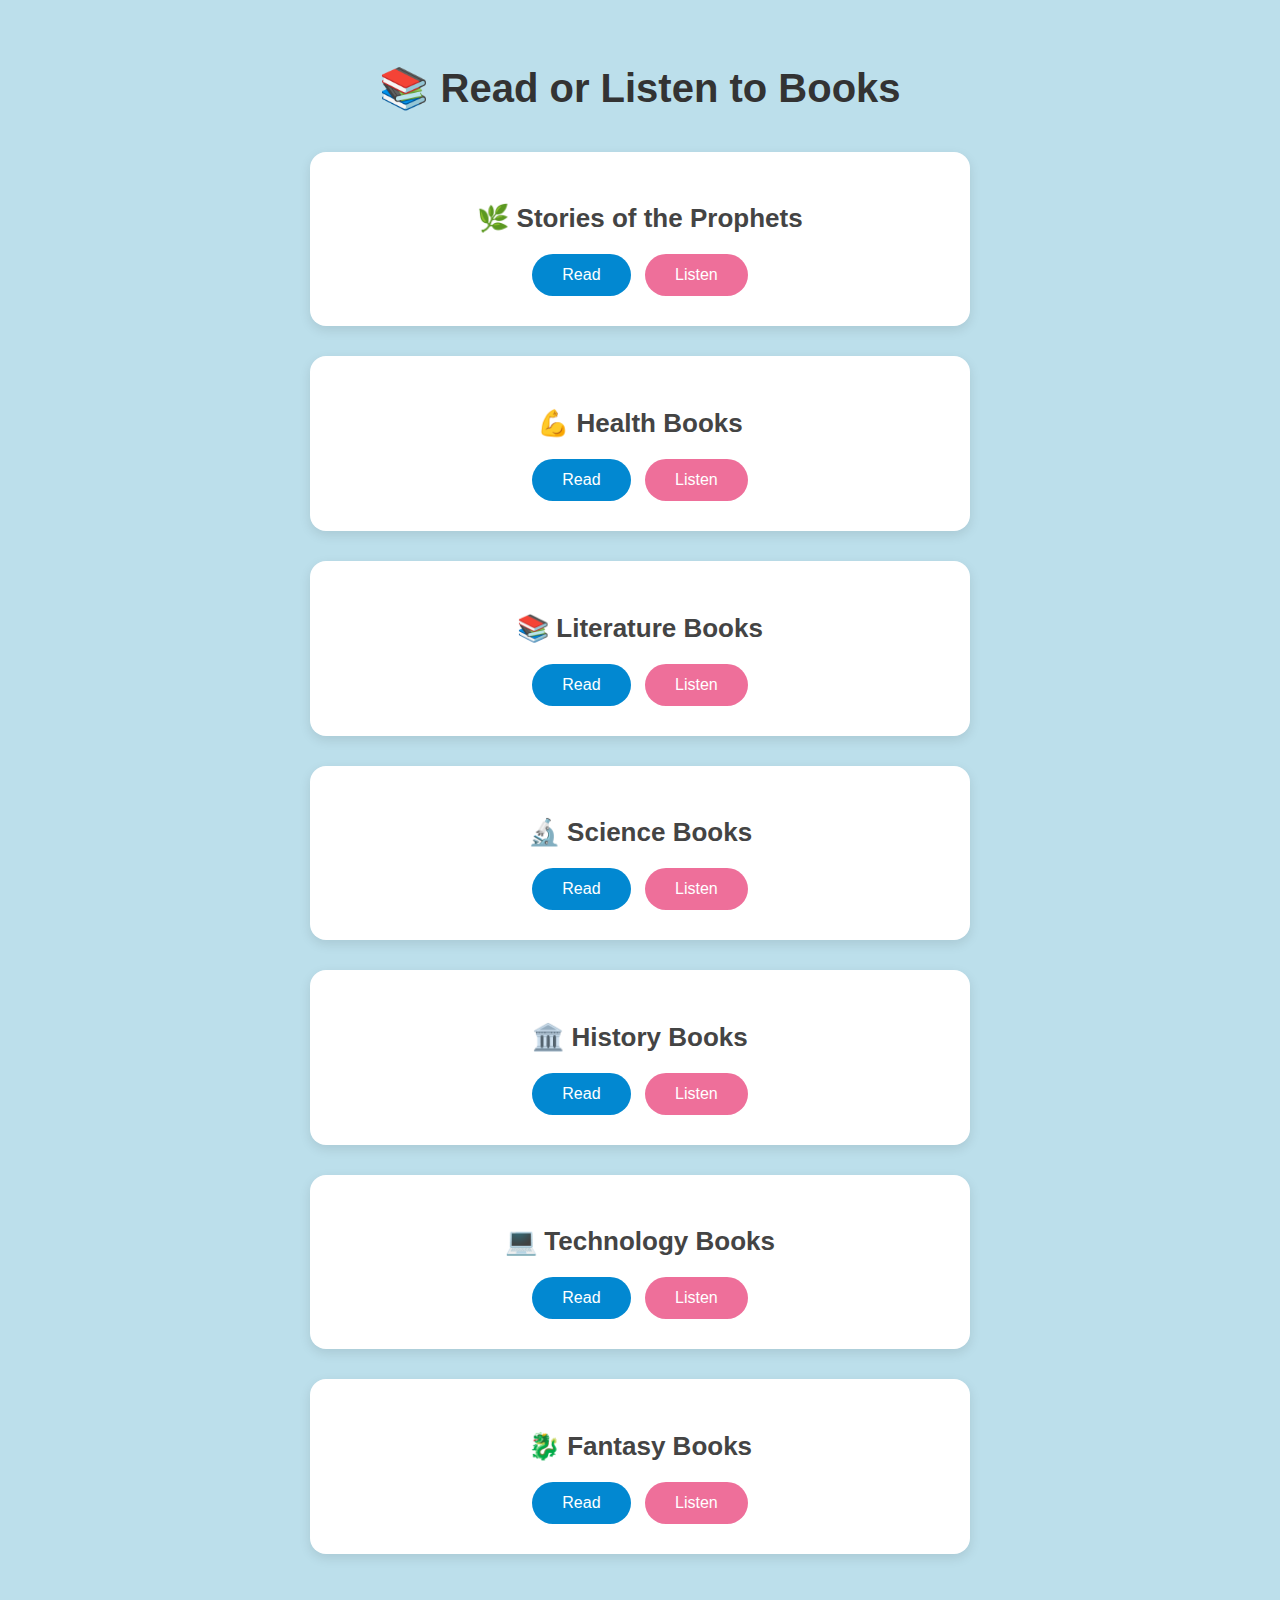
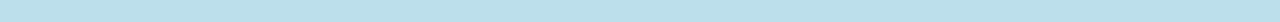
<file: books.html>
<!DOCTYPE html>
<html lang="en">
<head>
  <meta charset="UTF-8">
  <title>Entertainment - Books</title>
  <style>
    body {
      font-family: 'Segoe UI', Tahoma, Geneva, Verdana, sans-serif;
      padding: 30px;
      background-color: #add8e6d1;
    }

    h1 {
      font-size: 40px;
      text-align: center;
      color: #333;
      margin-bottom: 40px;
    }

    .book-card {
      border-radius: 16px;
      background: white;
      box-shadow: 0 4px 12px rgba(0,0,0,0.1);
      margin: 30px auto;
      padding: 30px;
      max-width: 600px;
      text-align: center;
      transition: transform 0.3s ease;
    }

    .book-card:hover {
      transform: translateY(-5px);
    }

    h2 {
      font-size: 26px;
      color: #444;
      margin-bottom: 10px;
    }

    p {
      font-size: 17px;
      color: #555;
    }

    .btn {
      padding: 12px 30px;
      font-size: 16px;
      margin: 10px 5px 0;
      border: none;
      border-radius: 30px;
      cursor: pointer;
      color: white;
      transition: background-color 0.3s ease;
    }

    .read {
      background-color: #0288d1;
    }

    .read:hover {
      background-color: #0277bd;
    }

    .listen {
      background-color: #EE6F9A;
    }

    .listen:hover {
      background-color: #EE6F9A;
    }
  </style>
</head>
<body>
  <h1>📚 Read or Listen to Books</h1>

  <div class="book-card">
    <h2>🌿 Stories of the Prophets</h2>
    <button class="btn read" onclick="window.open('http://mawdoo3.com/%D9%82%D8%B5%D8%A9_%D8%B3%D9%8A%D8%AF%D9%86%D8%A7_%D8%B3%D9%84%D9%8A%D9%85%D8%A7%D9%86', '_blank')">Read</button>
     <button class="btn listen", '_blank')">Listen</button> 
  </div>

  <div class="book-card">
    <h2>💪 Health Books</h2>
    <button class="btn read" >Read</button>
    <button class="btn listen">Listen</button>
  </div>

  <div class="book-card">
  <h2>📚 Literature Books</h2>
  <button class="btn read">Read</button>
  <button class="btn listen">Listen</button>
</div>

<div class="book-card">
  <h2>🔬 Science Books</h2>
  <button class="btn read">Read</button>
  <button class="btn listen">Listen</button>
</div>

<div class="book-card">
  <h2>🏛️ History Books</h2>
  <button class="btn read">Read</button>
  <button class="btn listen">Listen</button>
</div>

<div class="book-card">
  <h2>💻 Technology Books</h2>
  <button class="btn read">Read</button>
  <button class="btn listen">Listen</button>
</div>


<div class="book-card">
  <h2>🐉 Fantasy Books</h2>
  <button class="btn read">Read</button>
  <button class="btn listen">Listen</button>
</div>

  
</body>
</html>
</file>
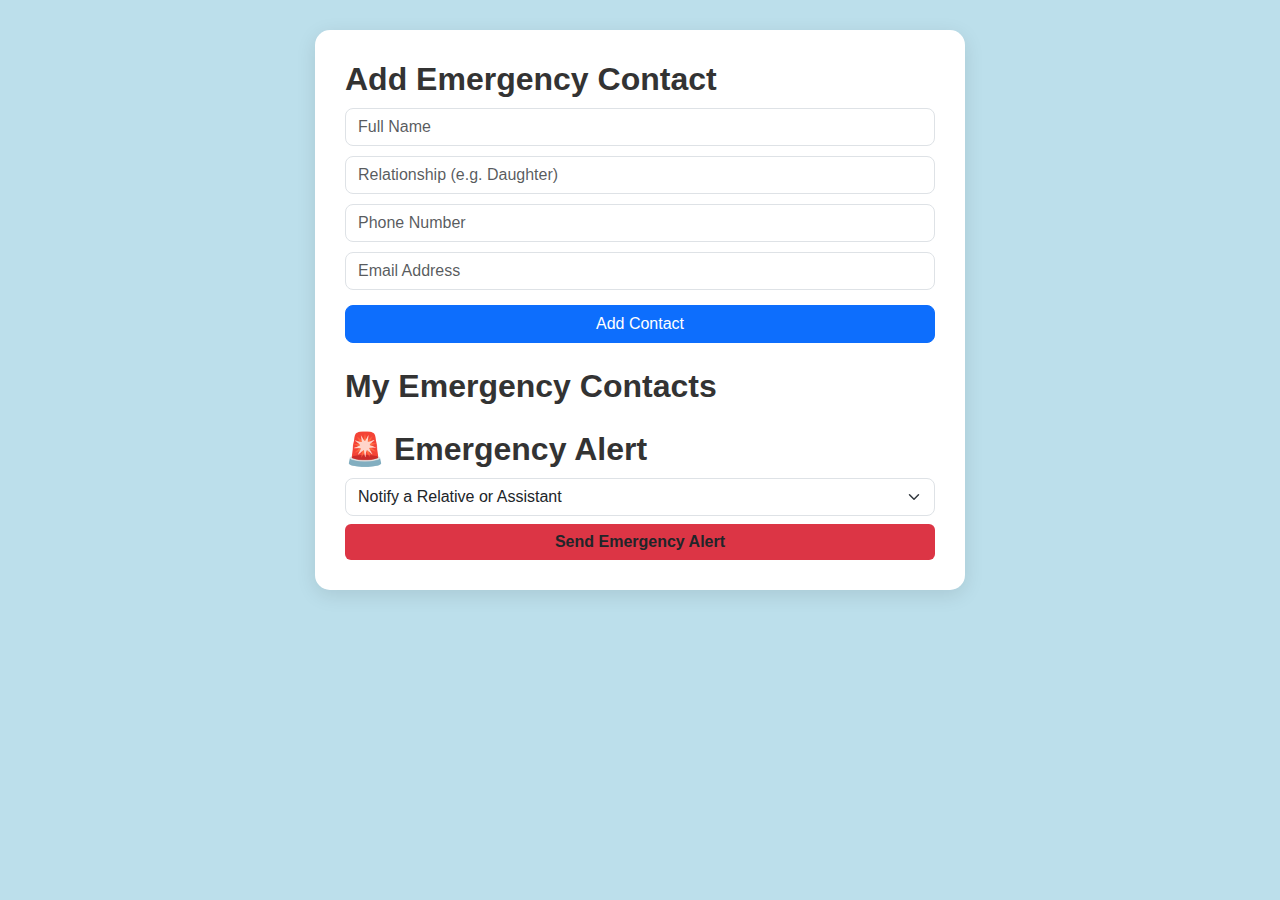
<file: emergency.html>
<!DOCTYPE html>
<html lang="en">
<head>
  <meta charset="UTF-8" />
  <meta name="viewport" content="width=device-width, initial-scale=1.0"/>
  <title>Emergency Contacts</title>
  <!-- Bootstrap CSS -->
  <link href="https://cdn.jsdelivr.net/npm/bootstrap@5.3.0/dist/css/bootstrap.min.css" rel="stylesheet" />
  <style>
    body {
      font-family: Arial, sans-serif;
      background: #f5f5f5;
      padding: 30px;
      background-color: #add8e6d1;
    }

    .card-custom {
      max-width: 650px;
      margin: auto;
      background: #fff;
      padding: 30px;
      border-radius: 15px;
      box-shadow: 0 5px 20px rgba(0,0,0,0.1);
    }

    h2 {
      font-weight: bold;
      color: #333;
    }

    .form-control, .form-select {
      margin-top: 10px;
      border-radius: 8px;
    }

    .btn-primary, .btn-danger {
      margin-top: 15px;
      border-radius: 8px;
    }

    .contact {
      border: 1px solid #ddd;
      padding: 10px;
      border-radius: 8px;
      margin-top: 10px;
      background: #fafafa;
    }

    .contact button {
      background-color: #dc3545;
      color: white;
      border: none;
      padding: 5px 10px;
      border-radius: 5px;
      font-size: 0.9rem;
      cursor: pointer;
    }

    .contact button:hover {
      background-color: #c82333;
    }

    .emergency-btn {
      background-color: #dc3545;
      border: none;
      width: 100%;
      font-weight: bold;
    }

    .emergency-btn:hover {
      background-color: #c82333;
    }

    /* Custom styles for the alert message */
    .alert-danger-custom {
      background-color: #f8d7da;
      color: #721c24;
      border-color: #f5c6cb;
      padding: 15px;
      border-radius: 10px;
      margin-top: 15px;
      font-size: 1.1rem;
      font-weight: bold;
    }

    /* Style for modal button order */
    .modal-footer {
      display: flex;
      justify-content: space-between;
    }
  </style>
</head>
<body>

  <div class="card-custom">
    <h2>Add Emergency Contact</h2>
    <input type="text" id="name" class="form-control" placeholder="Full Name" />
    <input type="text" id="relation" class="form-control" placeholder="Relationship (e.g. Daughter)" />
    <input type="tel" id="phone" class="form-control" placeholder="Phone Number" />
    <input type="email" id="email" class="form-control" placeholder="Email Address" />
    <button type="button" class="btn btn-primary w-100" onclick="addContact()">Add Contact</button>

    <h2 class="mt-4">My Emergency Contacts</h2>
    <div id="contactList"></div>

    <h2 class="mt-4">🚨 Emergency Alert</h2>
    <select id="alertType" class="form-select">
      <option value="relative">Notify a Relative or Assistant</option>
      <option value="police">Notify Police</option>
    </select>
    <button class="btn emergency-btn mt-2" data-bs-toggle="modal" data-bs-target="#confirmModal">
      Send Emergency Alert
    </button>

    <!-- Alert Message (Will show after sending alert) -->
    <div id="alertMessage" class="alert-danger-custom" style="display: none;">
      🚨 Emergency alert sent to <strong id="contactName"></strong> (<span id="contactEmail"></span>)
    </div>
  </div>

  <!-- Bootstrap Confirmation Modal -->
  <div class="modal fade" id="confirmModal" tabindex="-1" aria-labelledby="confirmModalLabel" aria-hidden="true">
    <div class="modal-dialog">
      <div class="modal-content border-danger">
        <div class="modal-header bg-danger text-white">
          <h5 class="modal-title" id="confirmModalLabel">⚠️ Confirm Emergency Alert</h5>
          <button type="button" class="btn-close btn-close-white" data-bs-dismiss="modal" aria-label="Close"></button>
        </div>
        <div class="modal-body">
          <strong>This will immediately notify your emergency contact or the police.</strong><br/>
          Are you absolutely sure you want to proceed?
        </div>
        <div class="modal-footer">
          <button type="button" class="btn btn-secondary" data-bs-dismiss="modal">Cancel</button>
          <button type="button" class="btn btn-danger" onclick="confirmSend()">Yes, Send Alert</button>
        </div>
      </div>
    </div>
  </div>

  <!-- Bootstrap JS -->
  <script src="https://cdn.jsdelivr.net/npm/bootstrap@5.3.0/dist/js/bootstrap.bundle.min.js"></script>

  <script>
    let contacts = [];

    // Function to add contact and validate fields
    function addContact() {
      const name = document.getElementById('name').value.trim();
      const relation = document.getElementById('relation').value.trim();
      const phone = document.getElementById('phone').value.trim();
      const email = document.getElementById('email').value.trim();

      // Validate if any field is empty
      if (name === '' || relation === '' || phone === '' || email === '') {
        alert("❗ Please fill in all fields before adding a contact.");
        return;
      }

      // Create and store the contact
      const contact = { name, relation, phone, email };
      contacts.push(contact);
      displayContacts();

      // Clear the form after adding the contact
      document.getElementById('name').value = '';
      document.getElementById('relation').value = '';
      document.getElementById('phone').value = '';
      document.getElementById('email').value = '';
    }

    // Function to display the added contacts with delete button
    function displayContacts() {
      const contactList = document.getElementById('contactList');
      contactList.innerHTML = '';

      contacts.forEach((contact, index) => {
        contactList.innerHTML += `
          <div class="contact">
            <strong>${contact.name}</strong> (${contact.relation})<br>
            📞 ${contact.phone} <br>
            📧 ${contact.email} 
            <br>
            <button onclick="deleteContact(${index})" >Delete</button>
          </div>
        `;
      });
    }

    // Function to delete a contact
    function deleteContact(index) {
      contacts.splice(index, 1); // Remove the contact from the array
      displayContacts(); // Re-render the contact list
    }

    // Function to handle confirmation and send alert
    function confirmSend() {
      const alertType = document.getElementById('alertType').value;

      // Hide the modal after confirmation
      const modal = bootstrap.Modal.getInstance(document.getElementById('confirmModal'));
      modal.hide();

      if (alertType === "relative") {
        if (contacts.length === 0) {
          alert("No contacts available to notify.");
          return;
        }
        // Send alert to all relatives
        contacts.forEach(contact => {
          showAlert(contact);
        });
      } else if (alertType === "police") {
        showAlert(null);
        alert("🚓 Police emergency alert has been triggered. Help is on the way.");
      }
    }

    // Show styled alert message after sending the emergency alert
    function showAlert(contact) {
      const alertMessage = document.getElementById('alertMessage');
      const contactName = document.getElementById('contactName');
      const contactEmail = document.getElementById('contactEmail');

      if (contact) {
        contactName.innerText = contact.name;
        contactEmail.innerText = contact.email;
        alertMessage.style.display = 'block';
      } else {
        alert("🚓 Police emergency alert has been triggered. Help is on the way.");
      }
    }
  </script>
</body>
</html>
</file>
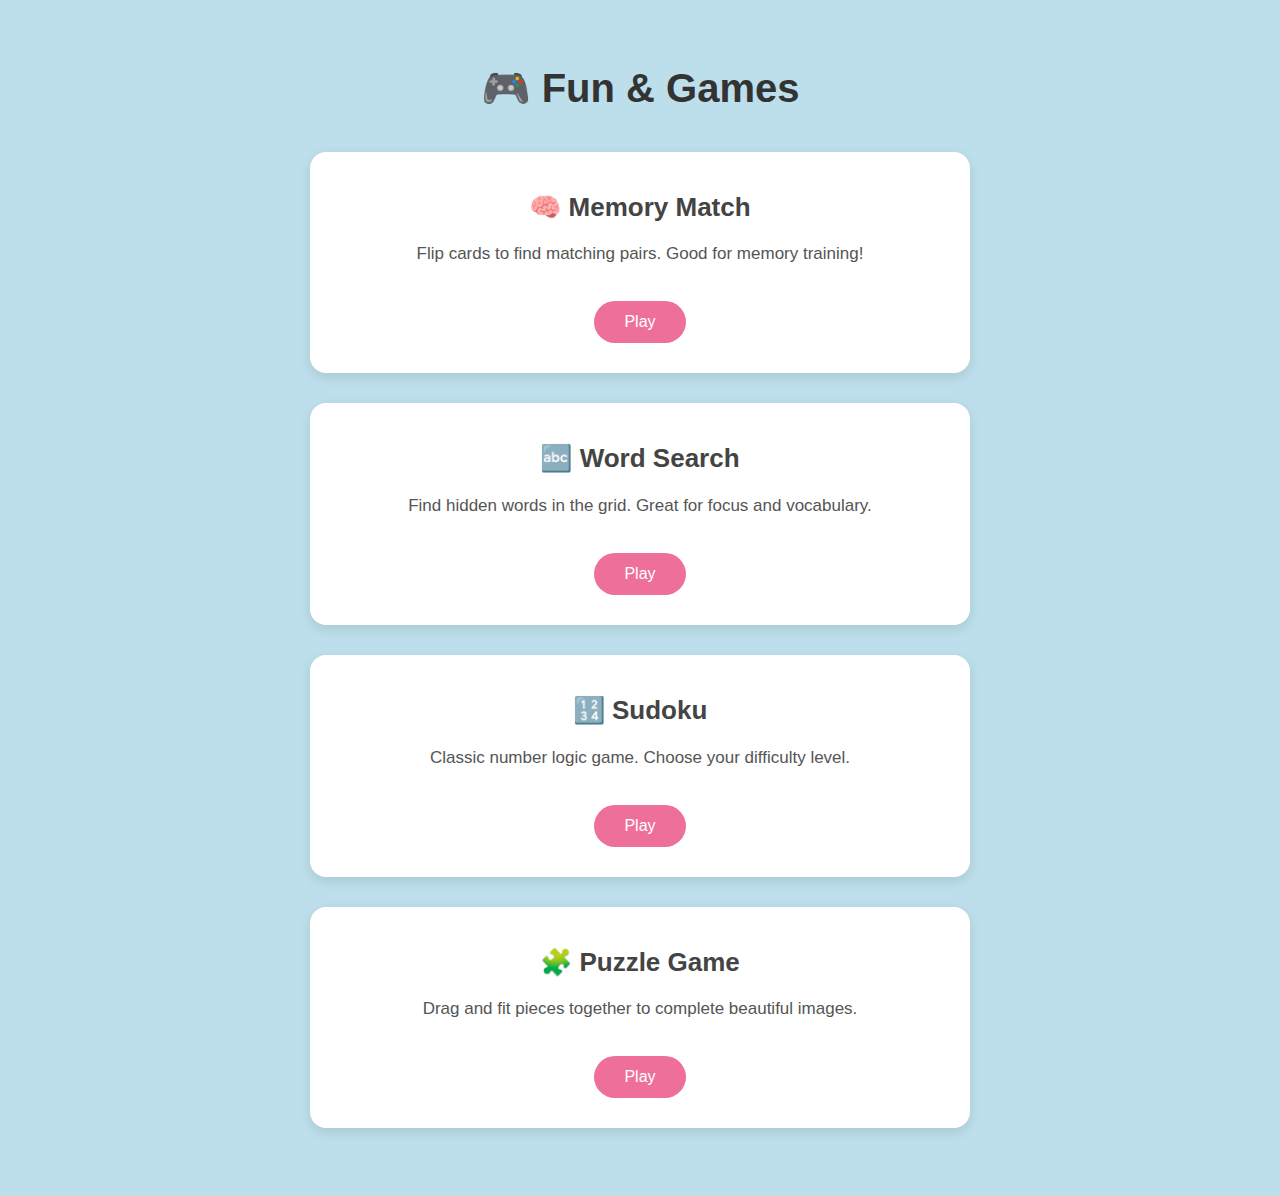
<file: games.html>
<!DOCTYPE html>
<html lang="en">
<head>
  <meta charset="UTF-8">
  <title>Entertainment - Games</title>
  <style>
    body {
      font-family: 'Segoe UI', Tahoma, Geneva, Verdana, sans-serif;
      padding: 30px;
      background-color: #add8e6d1;
    }

    h1 {
      font-size: 40px;
      text-align: center;
      color: #333;
      margin-bottom: 40px;
    }

    .game-card {
      border-radius: 16px;
      background: white;
      box-shadow: 0 4px 12px rgba(0,0,0,0.1);
      margin: 30px auto;
      padding: 30px;
      max-width: 600px;
      text-align: center;
      transition: transform 0.3s ease;
    }

    .game-card:hover {
      transform: translateY(-5px);
    }

    .play-button {
      padding: 12px 30px;
      font-size: 16px;
      background-color: #ee6f9a;
      color: white;
      border: none;
      border-radius: 30px;
      cursor: pointer;
      margin-top: 20px;
      transition: background-color 0.3s ease;
    }

    .play-button:hover {
      background-color: #e25789;
    }

    h2 {
      font-size: 26px;
      color: #444;
      margin-top: 10px;
    }

    p {
      font-size: 17px;
      color: #555;
    }
  </style>
</head>
<body>

  <h1>🎮 Fun & Games</h1>

  <div class="game-card">
    <h2>🧠 Memory Match</h2>
    <p>Flip cards to find matching pairs. Good for memory training!</p>
    <button class="play-button" onclick="window.open('https://www.memozor.com/memory-games/for-adults', '_blank')">Play</button>
  </div>

  <div class="game-card">
    <h2>🔤 Word Search</h2>
    <p>Find hidden words in the grid. Great for focus and vocabulary.</p>
    <button class="play-button" onclick="window.open('https://www.thewordsearch.com/', '_blank')">Play</button>
  </div>

  <div class="game-card">
    <h2>🔢 Sudoku</h2>
    <p>Classic number logic game. Choose your difficulty level.</p>
    <button class="play-button" onclick="window.open('https://sudoku.com/', '_blank')">Play</button>
  </div>

  <div class="game-card">
    <h2>🧩 Puzzle Game</h2>
    <p>Drag and fit pieces together to complete beautiful images.</p>
    <button class="play-button" onclick="window.open('https://www.jigsawexplorer.com/', '_blank')">Play</button>
  </div>

</body>
</html>
</file>
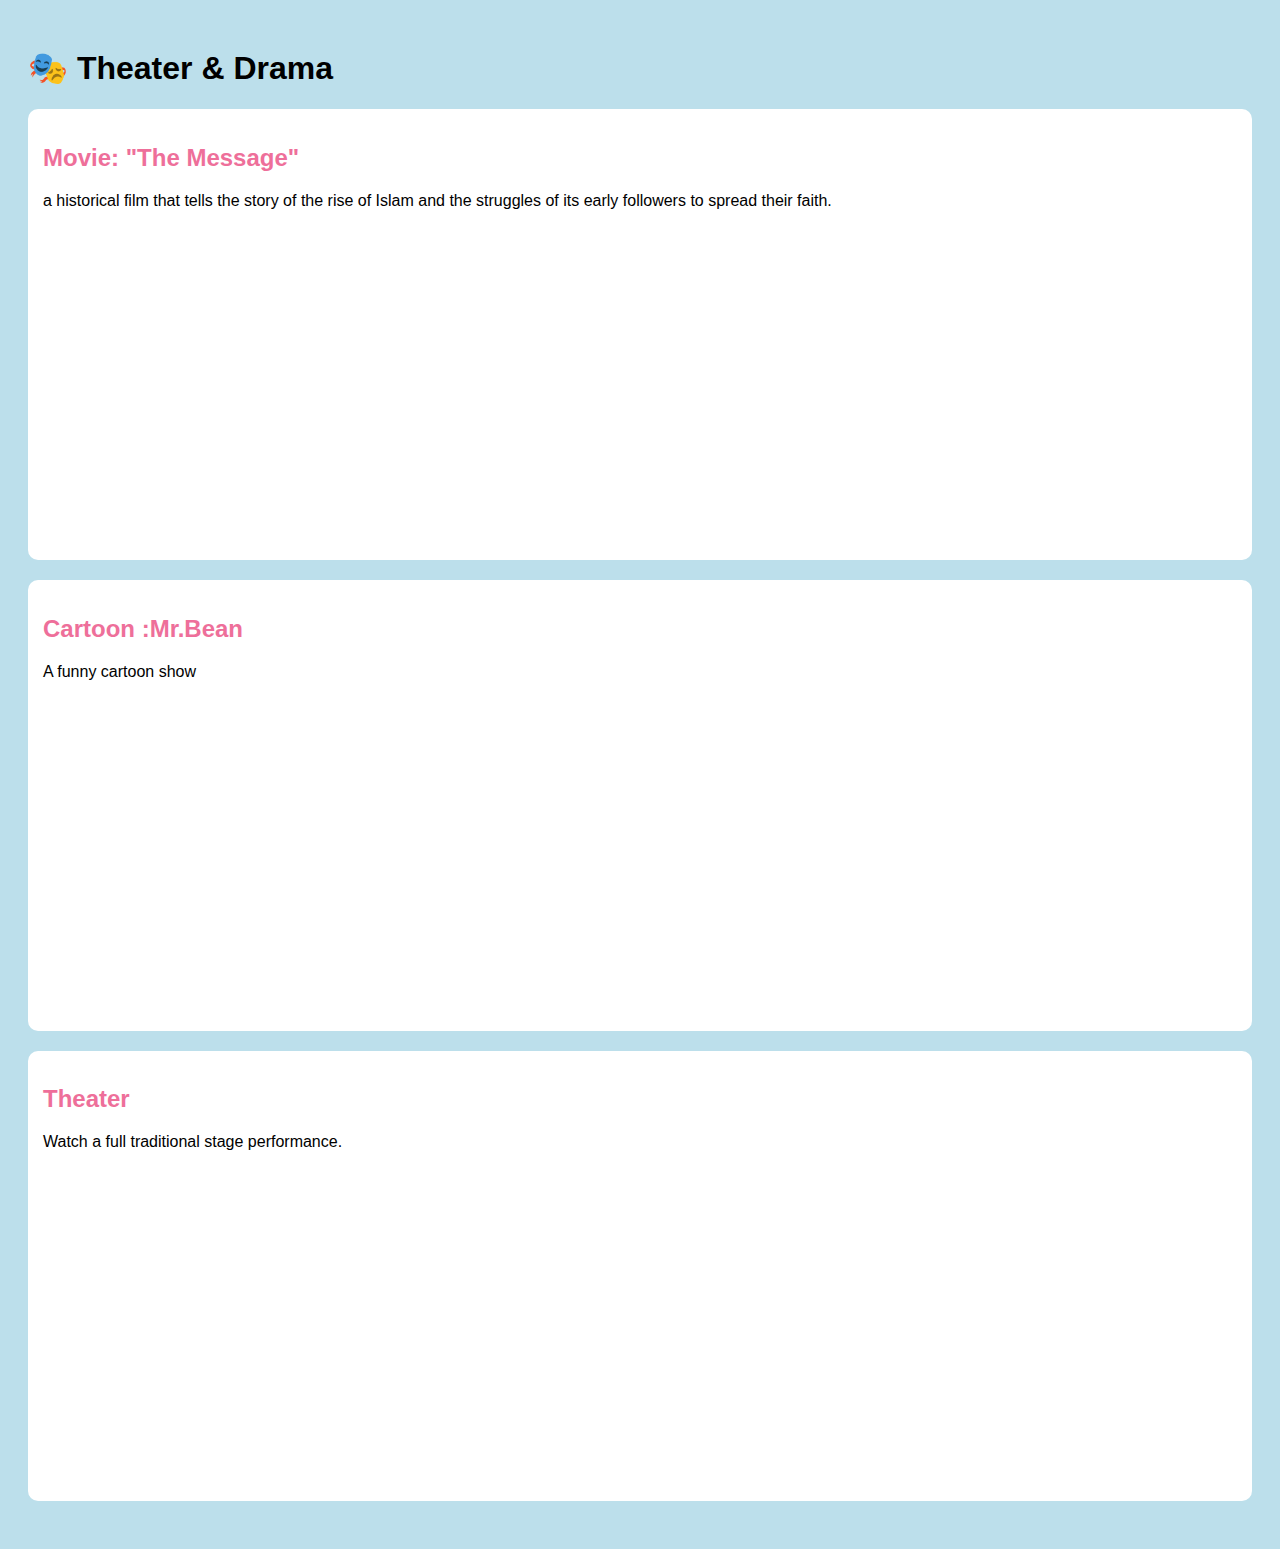
<file: theater-drama.html>
<!DOCTYPE html>
<html>
<head>
  <title>Entertainment - Theater & Drama</title>
  <style>
    body { font-family: Arial; background: #add8e6d1; padding: 20px; }
    h1 { font-size: 32px; }
    .video-card { background: white; padding: 15px; margin-bottom: 20px; border-radius: 10px; }
    h2{color: #EE6F9A;}
  </style>
</head>
<body>
  <h1>🎭 Theater & Drama</h1>
   <div class="video-card">
    <h2>Movie: "The Message"</h2>
    <p>a historical film that tells the story of the rise of Islam and the struggles of its early followers to spread their faith.</p>
    <iframe width="560" height="315" src="https://www.youtube.com/embed/eP19UiptV_o?si=dqcPJIXkP4qcU3dg" title="YouTube video player" frameborder="0" allow="accelerometer; autoplay; clipboard-write; encrypted-media; gyroscope; picture-in-picture; web-share" referrerpolicy="strict-origin-when-cross-origin" allowfullscreen></iframe>
    
  </div>
  <div class="video-card">
    <h2>Cartoon :Mr.Bean</h2>
    <p>A funny cartoon show</p>
    <iframe width="560" height="315" src="https://www.youtube.com/embed/Rlrcux_Hji8?si=KPDVHbZ02QBxskNa" title="YouTube video player" frameborder="0" allow="accelerometer; autoplay; clipboard-write; encrypted-media; gyroscope; picture-in-picture; web-share" referrerpolicy="strict-origin-when-cross-origin" allowfullscreen></iframe>  </div>
  <div class="video-card">
    <h2>Theater</h2>
    <p>Watch a full traditional stage performance.</p>
    <iframe width="560" height="315" src="https://www.youtube.com/embed/4-DOu9arHL8?si=1jzv_WuiExBzCTkZ" title="YouTube video player" frameborder="0" allow="accelerometer; autoplay; clipboard-write; encrypted-media; gyroscope; picture-in-picture; web-share" referrerpolicy="strict-origin-when-cross-origin" allowfullscreen></iframe>
  </div>

 
</body>
</html>
</file>
